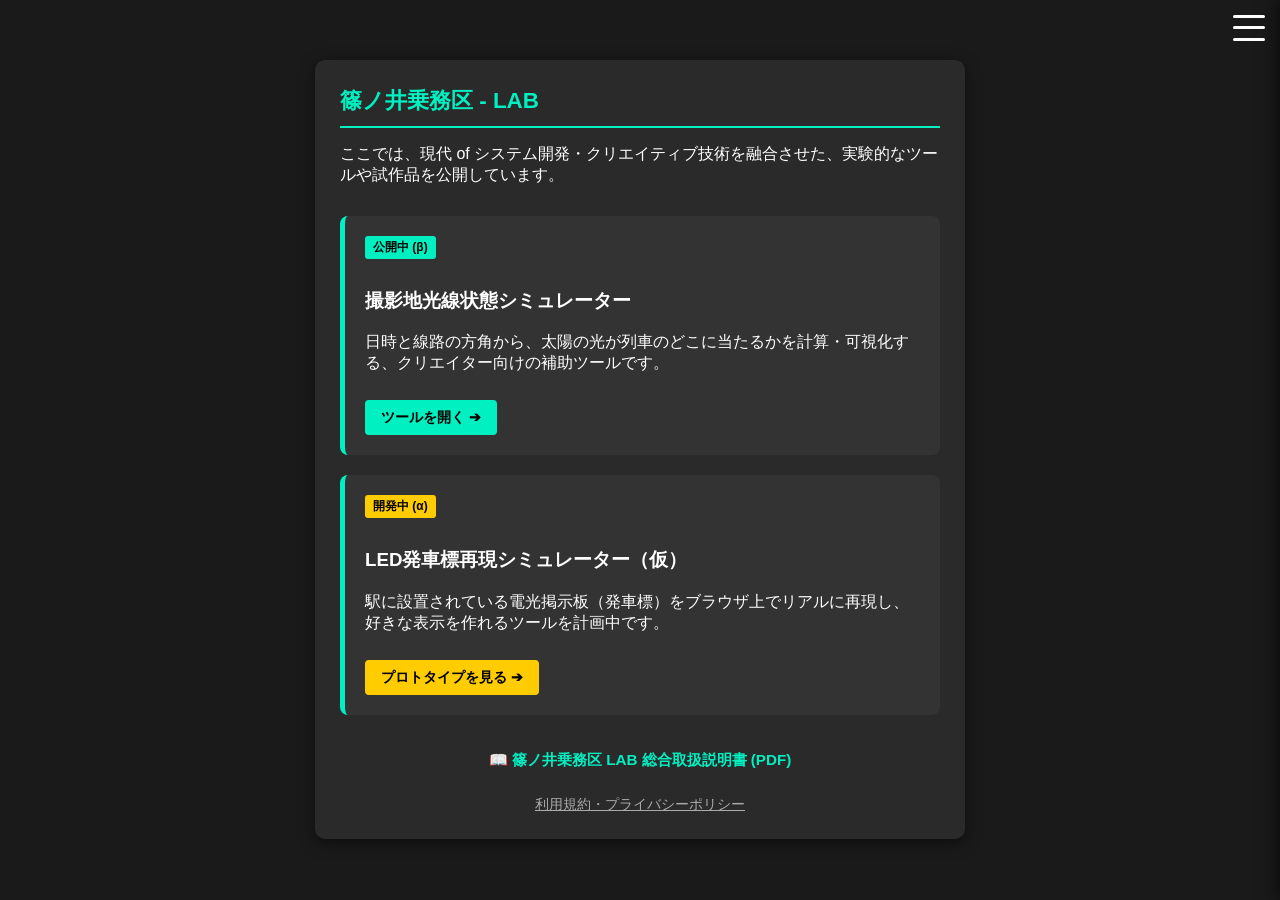
<file: index.html>
<!DOCTYPE html>
<html lang="ja"> 
<head>
    <meta charset="UTF-8">
    <meta name="viewport" content="width=device-width, initial-scale=1.0">
    <title>LAB（実験室） - 篠ノ井乗務区</title>
    <link rel="stylesheet" href="css/style.css">
    <style>
        .project-list {
            margin-top: 30px;
        }
        .project-card {
            background: #333;
            padding: 20px;
            border-radius: 8px;
            margin-bottom: 20px;
            border-left: 5px solid #00f0c2;
            text-align: left;
        }
        .project-card.coming-soon {
            border-left-color: #ffcc00;
            opacity: 0.7;
        }
        .status-badge {
            display: inline-block;
            padding: 3px 8px;
            font-size: 0.75rem;
            font-weight: bold;
            border-radius: 3px;
            margin-bottom: 10px;
        }
        .status-badge.open { background: #00f0c2; color: #000000; }
        .status-badge.soon { background: #ffcc00; color: #000000; }
        
        .btn-link {
            display: inline-block;
            margin-top: 10px;
            padding: 8px 16px;
            background: #00f0c2;
            color: #000000;
            text-decoration: none;
            font-weight: bold;
            border-radius: 4px;
            font-size: 0.9rem;
            transition: background 0.2s;
        }
        .btn-link:hover { background: #00cdaa; }
        .btn-link:focus-visible {
            outline: 3px solid #ffffff;
            outline-offset: 2px;
        }
    </style>
</head>
<body>

    <div class="hamburger-btn" id="nav-toggle">
        <span></span>
        <span></span>
        <span></span>
    </div>

    <nav class="global-nav" id="global-nav">
        <ul>
            <li><a href="https://shinorail.github.io/">ホーム</a></li>
            <li><a href="https://shinorail.github.io/main/">メインサイト</a></li>
            <li><a href="https://shinorail.github.io/links/">リンク集</a></li>
            <li><a href="https://shinorail.github.io/lab/" class="current">ラボ（実験室）</a></li>
        </ul>
    </nav>

    <div class="container">
        <h1>篠ノ井乗務区 - LAB</h1>
        <p>ここでは、現代 of システム開発・クリエイティブ技術を融合させた、実験的なツールや試作品を公開しています。</p>
        
        <div class="project-list">
            <div class="project-card">
                <span class="status-badge open">公開中 (β)</span>
                <h3>撮影地光線状態シミュレーター</h3>
                <p>日時と線路の方角から、太陽の光が列車のどこに当たるかを計算・可視化する、クリエイター向けの補助ツールです。</p>
                <a href="simulator" class="btn-link">ツールを開く ➔</a>
            </div>

            <div class="project-card">
                <span class="status-badge open" style="background: #ffcc00;">開発中 (α)</span>
                <h3>LED発車標再現シミュレーター（仮）</h3>
                <p>駅に設置されている電光掲示板（発車標）をブラウザ上でリアルに再現し、好きな表示を作れるツールを計画中です。</p>
                <a href="led" class="btn-link" style="background: #ffcc00;">プロトタイプを見る ➔</a>
            </div>
        </div>

        <div style="margin-top: 35px; margin-bottom: 25px; text-align: center;">
            <a href="doc/total_manual.pdf" target="_blank" style="color: #00f0c2; text-decoration: none; font-weight: bold; font-size: 0.95rem;">
                📖 篠ノ井乗務区 LAB 総合取扱説明書 (PDF)
            </a>
        </div>

        <div class="footer-links">
            <a id="open-terms">利用規約・プライバシーポリシー</a>
        </div>
    </div>

    <div class="modal-overlay" id="terms-modal">
        <div class="modal-content">
            <h2>利用規約・プライバシーポリシー</h2>
            <h3>【利用規約】</h3>
            <p><strong>第1条（ツールの利用について）</strong><br>本ラボで公開されているツールは試作品です。計算結果や動作を完全に保証するものではありません。</p>
            <p><strong>第2条（免責事項）</strong><br>本ラボのツールの利用により生じた損害やトラブルについて、当グループは一切の責任を負いません。</p>
            <button class="btn-close" id="close-terms">閉じる</button>
        </div>
    </div>

    <script src="js/simulator.js"></script>
</body>
</html>
</file>
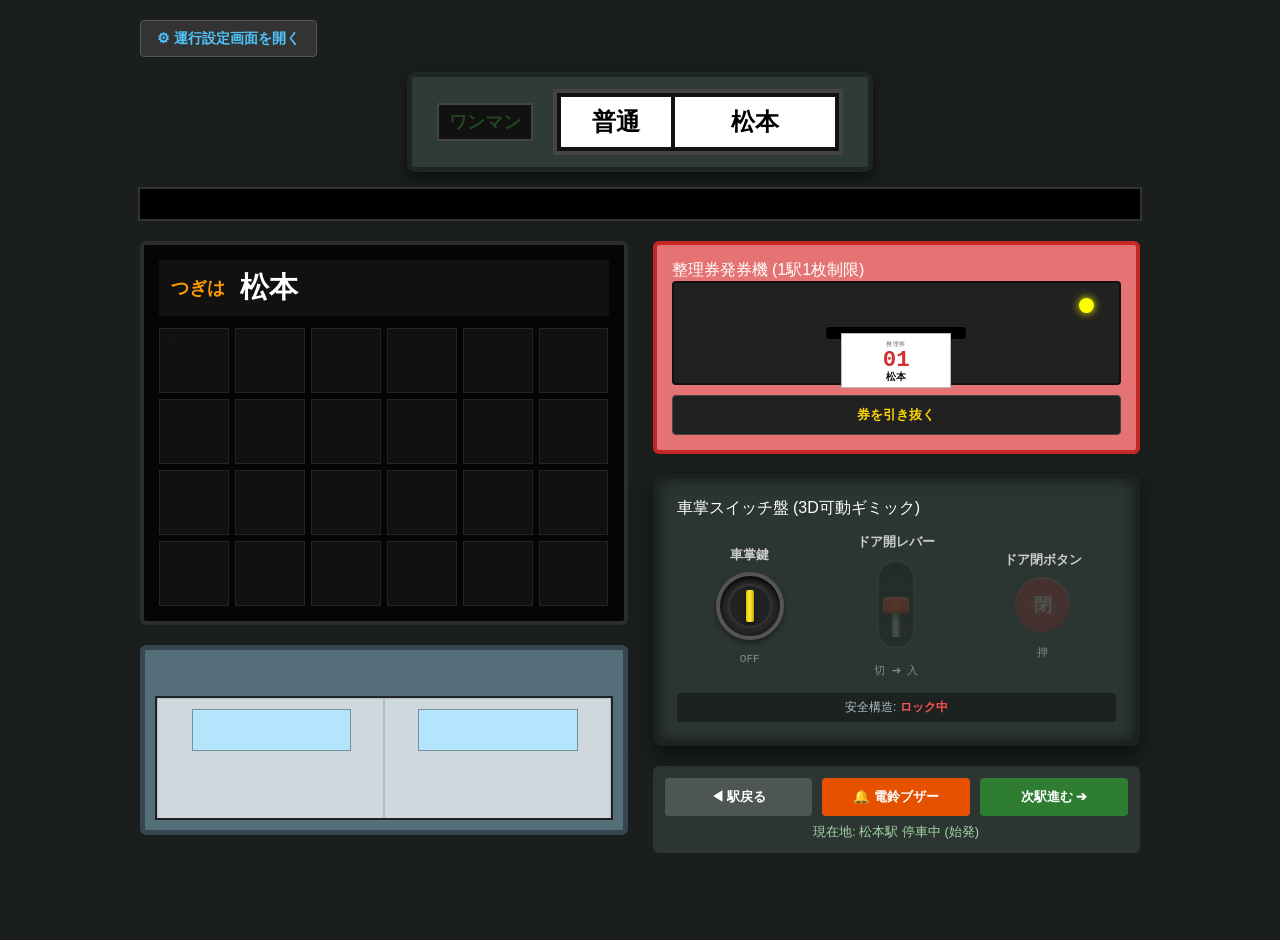
<file: door.html>
<!DOCTYPE html>
<html lang="ja">
<head>
    <meta charset="UTF-8">
    <meta name="viewport" content="width=device-width, initial-scale=1.0">
    <title>211系仕様 高機能ワンマンシミュレーター (運転台)</title>
    <link rel="stylesheet" href="css/door.css">
</head>
<body>

    <div class="menu-bar">
        <a href="settings.html" class="menu-link">⚙ 運行設定画面を開く</a>
    </div>

    <div class="roll-sign-unit">
        <div class="oneman-lamp-box">
            <div id="oneman-indicator" class="oneman-lamp">ワンマン</div>
        </div>
        <div class="roll-sign-housing">
            <div class="sign-window type-window">
                <div id="sign-type" class="sign-text">普通</div>
            </div>
            <div class="sign-window dest-window">
                <div id="sign-dest" class="sign-text">松本</div>
            </div>
        </div>
    </div>

    <div class="announcement-bar">
        <div id="announcement-text" class="scroll-text">まもなく発車いたします。</div>
    </div>

    <div class="main-layout">
        <div class="left-panel">
            <div class="fare-display">
                <div class="next-station-zone">
                    <span class="label">つぎは</span>
                    <span id="next-station-name" class="station-name">---</span>
                </div>
                <div class="fare-grid" id="fare-grid"></div>
            </div>

            <div class="train-window">
                <div class="door-frame">
                    <div class="door door-left" id="door-left"></div>
                    <div class="door door-right" id="door-right"></div>
                </div>
            </div>
        </div>

        <div class="right-panel">
            <div class="ticket-machine-panel">
                <div class="panel-title">整理券発券機 (1駅1枚制限)</div>
                <div class="machine-body">
                    <div class="ticket-slot">
                        <div id="ticket-paper" class="ticket-paper">
                            <div class="ticket-title">整理券</div>
                            <div id="ticket-num" class="ticket-number">01</div>
                            <div id="ticket-station" class="ticket-station-name">松本</div>
                        </div>
                    </div>
                    <div class="machine-lamp" id="machine-lamp"></div>
                </div>
                <button id="btn-get-ticket" class="cab-btn ticket-btn" disabled>券を引き抜く</button>
            </div>

            <div class="conductor-panel">
                <div class="panel-title">車掌スイッチ盤 (3D可動ギミック)</div>
                <div class="switch-row">
                    <div class="switch-group">
                        <span class="switch-label">車掌鍵</span>
                        <div class="key-hole-wrapper" id="key-switch">
                            <div class="key-rotator" id="key-rotator">
                                <div class="key-handle"></div>
                            </div>
                        </div>
                        <span class="sub-label" id="key-status-text">OFF</span>
                    </div>

                    <div class="switch-group">
                        <span class="switch-label">ドア開レバー</span>
                        <div class="lever-track" id="lever-open-zone">
                            <div class="lever-knob" id="lever-knob">
                                <div class="lever-shaft"></div>
                                <div class="lever-head"></div>
                            </div>
                        </div>
                        <span class="sub-label">切 ➔ 入</span>
                    </div>

                    <div class="switch-group">
                        <span class="switch-label">ドア閉ボタン</span>
                        <button id="btn-close" class="real-push-btn" disabled>
                            <span class="btn-top">閉</span>
                        </button>
                        <span class="sub-label">押</span>
                    </div>
                </div>
                <div class="status-indicator">安全構造: <span id="status-text">ロック中</span></div>
            </div>

            <div class="cab-panel">
                <div class="btn-group">
                    <button id="btn-prev" class="cab-btn">◀ 駅戻る</button>
                    <button id="btn-buzzer" class="cab-btn buzzer-btn">🔔 電鈴ブザー</button>
                    <button id="btn-next" class="cab-btn btn-next-station">次駅進む ➔</button>
                </div>
                <p class="status-text">現在地: <span id="current-station-text">停車中</span></p>
            </div>
        </div>
    </div>

    <script src="js/door.js"></script>
</body>
</html>
</file>
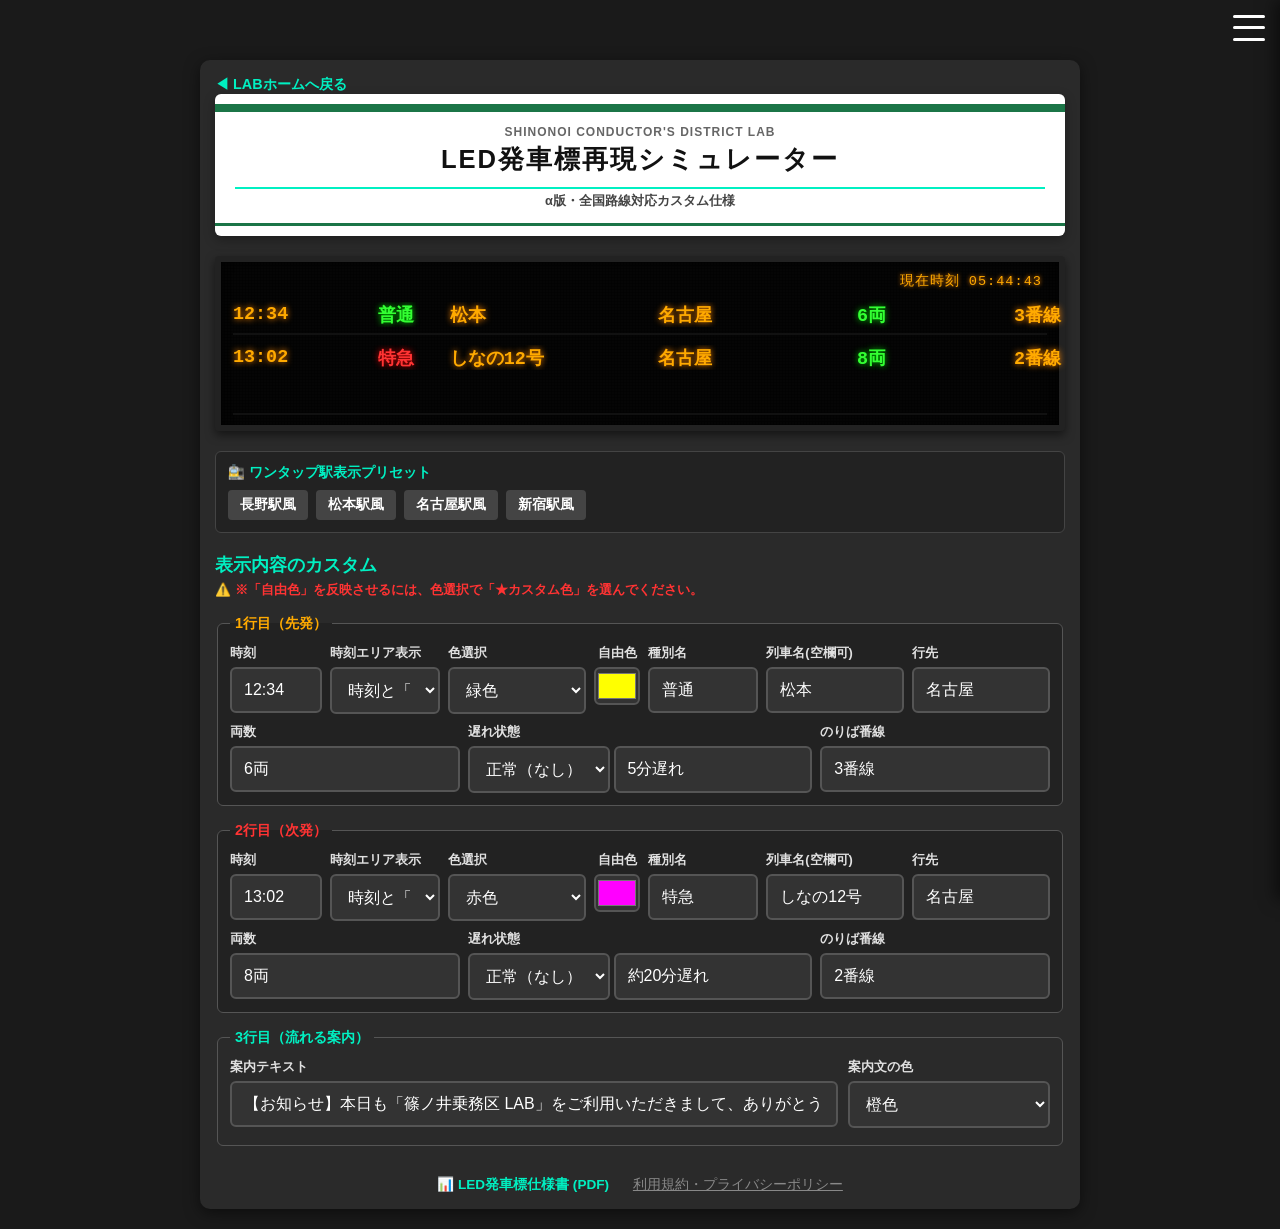
<file: led.html>
<!DOCTYPE html>
<html lang="ja">
<head>
    <meta charset="UTF-8">
    <meta name="viewport" content="width=device-width, initial-scale=1.0">
    <title>LED発車標再現シミュレーター（α） - 篠ノ井乗務区</title>
    <link rel="stylesheet" href="css/style.css">
    <link rel="stylesheet" href="css/led.css">
</head>
<body>

    <div class="hamburger-btn" id="nav-toggle">
        <span></span><span></span><span></span>
    </div>

    <nav class="global-nav" id="global-nav">
        <ul>
            <li><a href="https://shinorail.github.io/">ホーム</a></li>
            <li><a href="https://shinorail.github.io/main/">メインサイト</a></li>
            <li><a href="https://shinorail.github.io/links/">リンク集</a></li> 
            <li><a href="https://shinorail.github.io/lab/" class="current">ラボ（実験室）</a></li>
        </ul>
    </nav>

    <div class="container" style="max-width: 850px; padding: 15px;">
        <a href="index.html" style="color: #00f0c2; text-decoration: none; font-size: 0.9rem; font-weight: bold;">◀ LABホームへ戻る</a>
        
        <div class="station-sign-title">
            <div class="sign-top-line"></div>
            <div class="sign-main">
                <span class="sign-en">SHINONOI CONDUCTOR'S DISTRICT LAB</span>
                <h1 class="sign-name">LED発車標再現シミュレーター</h1>
                <span class="sign-sub">α版・全国路線対応カスタム仕様</span>
            </div>
            <div class="sign-bottom-line"></div>
        </div>

        <div class="led-board">
            <div class="led-clock-container">
                現在時刻 <span id="led-live-clock">00:00:00</span>
            </div>

            <div class="led-row" id="row-1">
                <div class="led-time text-orange" id="led-time-1" data-time="12:34" data-alt="先発">12:34</div>
                <div class="led-type text-green" id="led-type-1">普通</div>
                <div class="led-name text-orange" id="led-name-1">松本</div>
                <div class="led-dest text-orange" id="led-dest-1">名古屋</div>
                <div class="led-car text-green" id="led-car-1">6両</div>
                <div class="led-delay text-red" id="led-delay-1" style="visibility: hidden;"></div>
                <div class="led-track text-orange" id="led-track-1">3番線</div>
            </div>

            <div class="led-row" id="row-2">
                <div class="led-time text-orange" id="led-time-2" data-time="13:02" data-alt="次発">13:02</div>
                <div class="led-type text-red" id="led-type-2">特急</div>
                <div class="led-name text-orange" id="led-name-2">しなの12号</div>
                <div class="led-dest text-orange" id="led-dest-2">名古屋</div>
                <div class="led-car text-green" id="led-car-2">8両</div>
                <div class="led-delay text-red" id="led-delay-2" style="visibility: hidden;"></div>
                <div class="led-track text-orange" id="led-track-2">2番線</div>
            </div>

            <div class="led-row led-info-row">
                <div class="led-scroll-wrap">
                    <div class="led-scroll-text text-orange" id="scroll-text">
                        【お知らせ】本日も「篠ノ井乗務区 LAB」をご利用いただきまして、ありがとうございます。全機能を盛り込んだ完全版へパワーアップしました！
                    </div>
                </div>
            </div>
        </div>

        <div class="preset-section" style="margin-top: 20px; background: #222; padding: 12px; border-radius: 6px; border: 1px solid #444;">
            <span style="color: #00f0c2; font-size: 0.85rem; font-weight: bold; display: block; margin-bottom: 8px;">🚉 ワンタップ駅表示プリセット</span>
            <div style="display: flex; gap: 8px; flex-wrap: wrap;">
                <button class="preset-btn" data-station="nagano">長野駅風</button>
                <button class="preset-btn" data-station="matsumoto">松本駅風</button>
                <button class="preset-btn" data-station="nagoya">名古屋駅風</button>
                <button class="preset-btn" data-station="shinjuku">新宿駅風</button>
            </div>
        </div>

        <div class="control-panel" style="margin-top: 20px;">
            <h2 style="color: #00f0c2; font-size: 1.1rem; margin-bottom: 5px;">表示内容のカスタム</h2>
            <p style="color: #ff3333; font-size: 0.8rem; margin-top: 0; margin-bottom: 15px; font-weight: bold;">
                ⚠️ ※「自由色」を反映させるには、色選択で「★カスタム色」を選んでください。
            </p>
            
            <fieldset style="border: 1px solid #555; border-radius: 6px; padding: 12px; margin-bottom: 15px; background: #222;">
                <legend style="color: #ffaa00; font-weight: bold; padding: 0 5px; font-size: 0.9rem;">1行目（先発）</legend>
                <div style="display: flex; gap: 8px; margin-bottom: 10px; flex-wrap: wrap;">
                    <div style="flex: 1; min-width: 65px;">
                        <label style="font-size: 0.8rem;">時刻</label>
                        <input type="text" id="input-time-1" value="12:34">
                    </div>
                    <div style="flex: 1.2; min-width: 90px;">
                        <label style="font-size: 0.8rem;">時刻エリア表示</label>
                        <select id="input-alt-1">
                            <option value="alternate" selected>時刻と「先発」交互</option>
                            <option value="time-only">時刻固定</option>
                            <option value="blink">時刻点滅</option>
                        </select>
                    </div>
                    <div style="flex: 1.5; min-width: 110px;">
                        <label style="font-size: 0.8rem;">色選択</label>
                        <select id="input-color-1">
                            <option value="text-green" selected>緑色</option>
                            <option value="text-orange">橙色</option>
                            <option value="text-red">赤色</option>
                            <option value="text-blue">青色</option>
                            <option value="text-pink">ピンク</option>
                            <option value="custom">★カスタム色</option>
                        </select>
                    </div>
                    <div style="flex: 0.5; min-width: 45px; text-align: center;" id="custom-picker-block-1">
                        <label style="font-size: 0.8rem;">自由色</label>
                        <input type="color" id="input-picker-1" value="#ffff00" style="padding:0; height:38px; cursor:pointer;">
                    </div>
                    <div style="flex: 1.2; min-width: 85px;">
                        <label style="font-size: 0.8rem;">種別名</label>
                        <input type="text" id="input-type-1" value="普通">
                    </div>
                    <div style="flex: 1.5; min-width: 110px;">
                        <label style="font-size: 0.8rem;">列車名(空欄可)</label>
                        <input type="text" id="input-name-1" value="松本">
                    </div>
                    <div style="flex: 1.5; min-width: 110px;">
                        <label style="font-size: 0.8rem;">行先</label>
                        <input type="text" id="input-dest-1" value="名古屋">
                    </div>
                </div>
                <div style="display: flex; gap: 8px; flex-wrap: wrap;">
                    <div style="flex: 1; min-width: 100px;">
                        <label style="font-size: 0.8rem;">両数</label>
                        <input type="text" id="input-car-1" value="6両" placeholder="例: 6両">
                    </div>
                    <div style="flex: 1.5; min-width: 140px;">
                        <label style="font-size: 0.8rem;">遅れ状態</label>
                        <div style="display: flex; gap: 4px;">
                            <select id="input-delay-sw-1" style="flex: 1;">
                                <option value="none" selected>正常（なし）</option>
                                <option value="show">遅れ発生</option>
                            </select>
                            <input type="text" id="input-delay-txt-1" value="5分遅れ" style="flex: 1.5;" placeholder="5分遅れ">
                        </div>
                    </div>
                    <div style="flex: 1; min-width: 100px;">
                        <label style="font-size: 0.8rem;">のりば番線</label>
                        <input type="text" id="input-track-1" value="3番線" placeholder="例: 1番線">
                    </div>
                </div>
            </fieldset>

            <fieldset style="border: 1px solid #555; border-radius: 6px; padding: 12px; margin-bottom: 15px; background: #222;">
                <legend style="color: #ff3333; font-weight: bold; padding: 0 5px; font-size: 0.9rem;">2行目（次発）</legend>
                <div style="display: flex; gap: 8px; margin-bottom: 10px; flex-wrap: wrap;">
                    <div style="flex: 1; min-width: 65px;">
                        <label style="font-size: 0.8rem;">時刻</label>
                        <input type="text" id="input-time-2" value="13:02">
                    </div>
                    <div style="flex: 1.2; min-width: 90px;">
                        <label style="font-size: 0.8rem;">時刻エリア表示</label>
                        <select id="input-alt-2">
                            <option value="alternate" selected>時刻と「次発」交互</option>
                            <option value="time-only">時刻固定</option>
                            <option value="blink">時刻点滅</option>
                        </select>
                    </div>
                    <div style="flex: 1.5; min-width: 110px;">
                        <label style="font-size: 0.8rem;">色選択</label>
                        <select id="input-color-2">
                            <option value="text-green">緑色</option>
                            <option value="text-orange">橙色</option>
                            <option value="text-red" selected>赤色</option>
                            <option value="text-blue">青色</option>
                            <option value="text-pink">ピンク</option>
                            <option value="custom">★カスタム色</option>
                        </select>
                    </div>
                    <div style="flex: 0.5; min-width: 45px; text-align: center;" id="custom-picker-block-2">
                        <label style="font-size: 0.8rem;">自由色</label>
                        <input type="color" id="input-picker-2" value="#ff00ff" style="padding:0; height:38px; cursor:pointer;">
                    </div>
                    <div style="flex: 1.2; min-width: 85px;">
                        <label style="font-size: 0.8rem;">種別名</label>
                        <input type="text" id="input-type-2" value="特急">
                    </div>
                    <div style="flex: 1.5; min-width: 110px;">
                        <label style="font-size: 0.8rem;">列車名(空欄可)</label>
                        <input type="text" id="input-name-2" value="しなの12号">
                    </div>
                    <div style="flex: 1.5; min-width: 110px;">
                        <label style="font-size: 0.8rem;">行先</label>
                        <input type="text" id="input-dest-2" value="名古屋">
                    </div>
                </div>
                <div style="display: flex; gap: 8px; flex-wrap: wrap;">
                    <div style="flex: 1; min-width: 100px;">
                        <label style="font-size: 0.8rem;">両数</label>
                        <input type="text" id="input-car-2" value="8両" placeholder="例: 8両">
                    </div>
                    <div style="flex: 1.5; min-width: 140px;">
                        <label style="font-size: 0.8rem;">遅れ状態</label>
                        <div style="display: flex; gap: 4px;">
                            <select id="input-delay-sw-2" style="flex: 1;">
                                <option value="none" selected>正常（なし）</option>
                                <option value="show">遅れ発生</option>
                            </select>
                            <input type="text" id="input-delay-txt-2" value="約20分遅れ" style="flex: 1.5;" placeholder="約20分遅れ">
                        </div>
                    </div>
                    <div style="flex: 1; min-width: 100px;">
                        <label style="font-size: 0.8rem;">のりば番線</label>
                        <input type="text" id="input-track-2" value="2番線" placeholder="例: 2番線">
                    </div>
                </div>
            </fieldset>

            <fieldset style="border: 1px solid #555; border-radius: 6px; padding: 12px; margin-bottom: 15px;">
                <legend style="color: #00f0c2; font-weight: bold; padding: 0 5px; font-size: 0.9rem;">3行目（流れる案内）</legend>
                <div style="display: flex; gap: 10px; margin-bottom: 5px;">
                    <div style="flex: 3;">
                        <label style="font-size: 0.8rem;">案内テキスト</label>
                        <input type="text" id="input-scroll" value="【お知らせ】本日も「篠ノ井乗務区 LAB」をご利用いただきまして、ありがとうございます。全機能を盛り込んだ完全版へパワーアップしました！" style="width: 100%;">
                    </div>
                    <div style="flex: 1; min-width: 110px;">
                        <label style="font-size: 0.8rem;">案内文の色</label>
                        <select id="input-color-scroll">
                            <option value="text-orange" selected>橙色</option>
                            <option value="text-green">緑色</option>
                            <option value="text-red">赤色</option>
                        </select>
                    </div>
                </div>
            </fieldset>
        </div>

        <div class="footer-links" style="margin-top: 30px; text-align: center; font-size: 0.85rem;">
            <a href="doc/led_manual.pdf" target="_blank" style="color: #00f0c2; text-decoration: none; margin-right: 20px; font-weight: bold;">📊 LED発車標仕様書 (PDF)</a>
            <a id="open-terms" style="color: #888; cursor: pointer;">利用規約・プライバシーポリシー</a>
        </div>
    </div>

    <div class="modal-overlay" id="terms-modal">
        <div class="modal-content">
            <h2>利用規約・プライバシーポリシー</h2>
            <p>本ツールは駅の電光掲示板を再現するジョーク・シミュレーションツールです。</p>
            <button class="btn-close" id="close-terms">閉じる</button>
        </div>
    </div>

    <script src="js/led.js"></script>
</body>
</html>
</file>
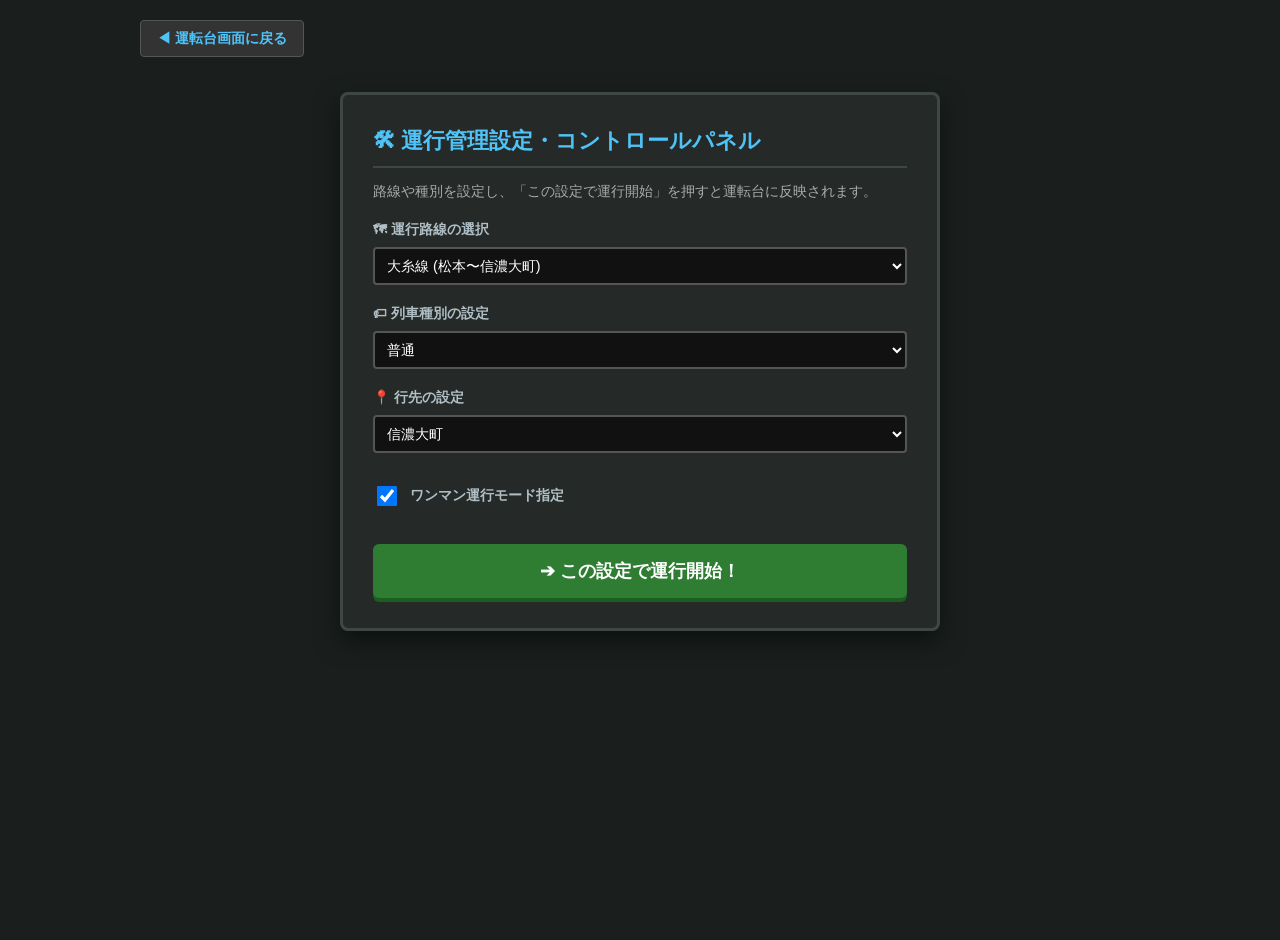
<file: settings.html>
<!DOCTYPE html>
<html lang="ja">
<head>
    <meta charset="UTF-8">
    <meta name="viewport" content="width=device-width, initial-scale=1.0">
    <title>運行管理設定・コントロールパネル</title>
    <link rel="stylesheet" href="css/door.css">
</head>
<body>

    <div class="menu-bar">
        <a href="door.html" class="menu-link">◀ 運転台画面に戻る</a>
    </div>

    <div class="settings-page-container">
        <h2>🛠 運行管理設定・コントロールパネル</h2>
        <p style="color: #aaa; font-size: 0.9rem; margin-bottom: 20px;">路線や種別を設定し、「この設定で運行開始」を押すと運転台に反映されます。</p>
        
        <div class="settings-vertical-stack">
            
            <div class="settings-box">
                <label>🗺 運行路線の選択</label>
                <select id="setting-line">
                    <option value="ooito">大糸線 (松本〜信濃大町)</option>
                    <option value="shinonoi">篠ノ井線 (松本〜長野)</option>
                    <option value="chuo">中央本線 (松本〜上諏訪)</option>
                </select>
            </div>

            <div class="settings-box">
                <label>🏷 列車種別の設定</label>
                <select id="setting-type">
                    <option value="普通">普通</option>
                    <option value="快速">快速</option>
                    <option value="区間快速">区間快速</option>
                    <option value="臨時">臨時</option>
                    <option value="試運転">試運転</option>
                    <option value="回送">回送</option>
                </select>
            </div>

            <div class="settings-box">
                <label>📍 行先の設定</label>
                <select id="setting-dest">
                    </select>
            </div>

            <div class="settings-box" style="flex-direction:row; align-items:center; gap:10px; margin-top:10px;">
                <input type="checkbox" id="setting-oneman" checked style="width:20px; height:20px;">
                <label for="setting-oneman" style="margin:0; cursor:pointer;">ワンマン運行モード指定</label>
            </div>

            <button id="btn-start-train" class="start-run-btn">➔ この設定で運行開始！</button>

        </div>
    </div>

    <script>
        const lineData = {
            ooito: ["松本", "北松本", "島内", "島高松", "梓橋", "一日市場", "豊科", "穂高", "信濃大町"],
            shinonoi: ["松本", "明科", "西条", "聖高原", "姥捨", "篠ノ井", "長野"],
            chuo: ["松本", "南松本", "塩尻", "みどり湖", "岡谷", "下諏訪", "上諏訪"]
        };

        const setLine = document.getElementById('setting-line');
        const setType = document.getElementById('setting-type');
        const setDest = document.getElementById('setting-dest');
        const setOneman = document.getElementById('setting-oneman');
        const btnStart = document.getElementById('btn-start-train');

        function updateDestOptions() {
            const line = setLine.value;
            setDest.innerHTML = '';
            lineData[line].forEach(st => {
                const opt = document.createElement('option');
                opt.value = st;
                opt.textContent = st;
                setDest.appendChild(opt);
            });
            setDest.value = lineData[line][lineData[line].length - 1];
        }

        setLine.addEventListener('change', updateDestOptions);
        updateDestOptions();

        // 既存の設定があれば復元
        if(localStorage.getItem('selectedLine')) {
            setLine.value = localStorage.getItem('selectedLine');
            updateDestOptions();
            setType.value = localStorage.getItem('selectedType');
            setDest.value = localStorage.getItem('selectedDest');
            setOneman.checked = localStorage.getItem('selectedOneman') === 'true';
        }

        // ボタンを押したらデータを保存して運転台にジャンプ
        btnStart.addEventListener('click', () => {
            localStorage.setItem('selectedLine', setLine.value);
            localStorage.setItem('selectedType', setType.value);
            localStorage.setItem('selectedDest', setDest.value);
            localStorage.setItem('selectedOneman', setOneman.checked);
            
            // 運転台ページへ移動
            window.location.href = 'door.html';
        });
    </script>
</body>
</html>
</file>
<file: css/style.css>
/* ─── 全体・基本スタイル（UDフォント & アクセシビリティ対応） ─── */
body {
    font-family: 'BIZ UDPGothic', 'Hiragino Kaku Gothic ProN', 'Hiragino Sans', 'Toppan Bunkyu Midashi Gothic', Meiryo, sans-serif;
    background-color: #1a1a1a;
    color: #ffffff;
    margin: 0;
    padding: 60px 20px 20px 20px; 
}

.container {
    max-width: 600px;
    margin: 0 auto;
    background: #2a2a2a;
    padding: 25px;
    border-radius: 10px;
    box-shadow: 0 4px 15px rgba(0,0,0,0.5);
}

h1 {
    color: #00f0c2;
    font-size: 1.4rem;
    border-bottom: 2px solid #00f0c2;
    padding-bottom: 10px;
    margin-top: 0;
}

/* ─── フォーム関係 ─── */
.form-group {
    margin-bottom: 15px;
}

label {
    display: block;
    margin-bottom: 5px;
    font-weight: bold;
    font-size: 0.9rem;
    color: #e0e0e0;
}

input, select {
    width: 100%;
    padding: 12px;
    background: #333;
    border: 2px solid #555;
    color: #fff;
    border-radius: 6px;
    box-sizing: border-box;
    font-size: 1rem;
}

input:focus, select:focus {
    border-color: #00f0c2;
    outline: 2px solid #00f0c2;
    outline-offset: 2px;
}

/* ─── ボタン関係 ─── */
.btn-location {
    width: 100%;
    padding: 14px;
    background: #00f0c2;
    color: #000000;
    font-weight: bold;
    border: none;
    border-radius: 6px;
    cursor: pointer;
    font-size: 1rem;
    transition: background 0.2s, transform 0.1s;
}

.btn-location:hover {
    background: #00cdaa;
}

.btn-location:focus-visible {
    outline: 3px solid #ffffff;
    outline-offset: 2px;
}

.btn-location:active {
    transform: scale(0.98);
}

.location-status {
    font-size: 0.8rem;
    color: #cccccc;
    margin-top: 6px;
    text-align: center;
}

/* ─── 結果表示エリア ─── */
.result-box {
    margin-top: 20px;
    padding: 15px;
    background: #333;
    border-left: 5px solid #00f0c2;
    border-radius: 0 6px 6px 0;
    font-size: 0.95rem;
    line-height: 1.6;
}

/* ─── 視覚化（プレビュー） ─── */
.visualizer {
    display: flex;
    justify-content: center;
    align-items: center;
    height: 160px;
    background: #111;
    margin-top: 15px;
    border-radius: 6px;
    position: relative;
    overflow: hidden;
    border: 1px solid #333;
}

.train-mock {
    width: 50px;
    height: 90px;
    background: #444;
    border: 2px solid #fff;
    position: relative;
    display: flex;
    justify-content: center;
    align-items: center;
    font-weight: bold;
    font-size: 0.75rem;
    transition: transform 0.3s ease;
    border-radius: 4px;
    z-index: 2;
}

.train-mock::before {
    content: "▲ 前";
    position: absolute;
    top: 4px;
    color: #ffcc00;
    font-weight: bold;
    font-size: 0.7rem;
}

.sun-indicator {
    position: absolute;
    width: 22px;
    height: 22px;
    background: #ff4500;
    border-radius: 50%;
    box-shadow: 0 0 15px #ffcc00;
    transition: all 0.3s ease;
    z-index: 1;
}

/* ─── フッター・規約リンク ─── */
.footer-links {
    margin-top: 25px;
    text-align: center;
    font-size: 0.85rem;
}

.footer-links a {
    color: #aaa;
    text-decoration: underline;
    cursor: pointer;
}

.footer-links a:hover {
    color: #00f0c2;
}

.footer-links a:focus-visible {
    outline: 2px solid #00f0c2;
    outline-offset: 4px;
}

/* ─── ハンバーガーメニュー ─── */
.hamburger-btn {
    position: fixed;
    top: 15px;
    right: 15px;
    width: 32px;
    height: 26px;
    cursor: pointer;
    z-index: 9999;
}

.hamburger-btn span {
    display: block;
    position: absolute;
    width: 100%;
    height: 3px;
    background-color: #fff;
    border-radius: 2px;
    transition: all 0.3s ease;
}

.hamburger-btn span:nth-child(1) { top: 0; }
.hamburger-btn span:nth-child(2) { top: 11px; }
.hamburger-btn span:nth-child(3) { bottom: 0; }

.hamburger-btn.active span:nth-child(1) { transform: translateY(11px) rotate(-45deg); background-color: #00f0c2; }
.hamburger-btn.active span:nth-child(2) { opacity: 0; }
.hamburger-btn.active span:nth-child(3) { transform: translateY(-11px) rotate(45deg); background-color: #00f0c2; }

.hamburger-btn:focus-visible {
    outline: 2px solid #00f0c2;
    outline-offset: 4px;
}

/* メニュー本体 */
.global-nav {
    position: fixed;
    top: 0;
    right: 0;
    width: 260px;
    height: 100%;
    background: #1e1e1e;
    box-shadow: -5px 0 15px rgba(0,0,0,0.5);
    transform: translateX(100%);
    transition: transform 0.3s ease;
    z-index: 9998;
    padding-top: 60px;
    box-sizing: border-box;
}

.global-nav.active {
    transform: translateX(0);
}

.global-nav ul {
    list-style: none;
    padding: 0;
    margin: 0;
}

.global-nav ul li a {
    display: block;
    padding: 15px 25px;
    color: #e0e0e0;
    text-decoration: none;
    font-size: 1rem;
    border-bottom: 1px solid #2a2a2a;
    transition: all 0.2s;
}

.global-nav ul li a:hover, .global-nav ul li a.current {
    color: #00f0c2;
    background: #252525;
    padding-left: 30px;
}

.global-nav ul li a:focus-visible {
    outline: 2px solid #00f0c2;
    outline-offset: -2px;
    background: #252525;
}

/* ─── モーダル ─── */
.modal-overlay {
    position: fixed;
    top: 0; left: 0; width: 100%; height: 100%;
    background: rgba(0,0,0,0.85);
    display: flex;
    justify-content: center;
    align-items: center;
    opacity: 0;
    pointer-events: none;
    transition: opacity 0.3s ease;
    z-index: 10000;
}

.modal-overlay.active {
    opacity: 1;
    pointer-events: auto;
}

.modal-content {
    background: #2a2a2a;
    padding: 25px;
    border-radius: 8px;
    max-width: 500px;
    width: 90%;
    max-height: 75vh;
    overflow-y: auto;
    border: 2px solid #555;
}

.modal-content h2 {
    color: #00f0c2;
    font-size: 1.25rem;
    margin-top: 0;
    border-bottom: 1px solid #444;
    padding-bottom: 8px;
}

.modal-content h3 {
    font-size: 0.95rem;
    color: #fff;
    margin-top: 15px;
    margin-bottom: 5px;
}

.modal-content p {
    font-size: 0.85rem;
    color: #e0e0e0;
    line-height: 1.7;
    margin-top: 0;
}

.btn-close {
    display: block;
    width: 100%;
    padding: 12px;
    background: #444;
    color: #fff;
    border: 2px solid #666;
    border-radius: 6px;
    cursor: pointer;
    margin-top: 20px;
    font-weight: bold;
    font-size: 0.95rem;
    transition: background 0.2s;
}

.btn-close:hover {
    background: #555;
}

.btn-close:focus-visible {
    outline: 2px solid #00f0c2;
    outline-offset: 2px;
}
</file>
<file: css/door.css>
body {
    background-color: #1a1f1d;
    color: #fff;
    font-family: 'Helvetica Neue', Arial, sans-serif;
    margin: 0;
    padding: 20px;
    display: flex;
    flex-direction: column;
    align-items: center;
    min-height: 100vh;
    user-select: none;
}

/* 211系風 連動方向幕 */
.roll-sign-unit {
    background-color: #2e3b36;
    border: 5px solid #1e2623;
    padding: 12px 25px;
    border-radius: 8px;
    margin-bottom: 15px;
    display: flex;
    align-items: center;
    gap: 20px;
    box-shadow: 0 6px 15px rgba(0,0,0,0.6);
}
.oneman-lamp-box { background-color: #111; padding: 5px 10px; border: 2px solid #444; }
.oneman-lamp { color: #224422; font-weight: bold; font-size: 1.1rem; transition: all 0.3s; }
.oneman-lamp.active { color: #00ff66; text-shadow: 0 0 10px #00ff66; }
.roll-sign-housing { display: flex; background-color: #111; border: 4px solid #444; padding: 4px; gap: 4px; }
.sign-window { background-color: #000; height: 50px; overflow: hidden; display: flex; justify-content: center; align-items: center; position: relative; }
.type-window { width: 110px; }
.dest-window { width: 160px; }
.sign-text { background-color: #ffffff; color: #000; width: 100%; height: 100%; display: flex; justify-content: center; align-items: center; font-size: 1.5rem; font-weight: bold; position: absolute; transition: transform 0.6s cubic-bezier(0.4, 0, 0.2, 1); }
.sign-text.rolling { transform: translateY(-60px); }

/* 自動放送テロップ */
.announcement-bar { width: 100%; max-width: 1000px; background-color: #000; border: 2px solid #333; height: 30px; overflow: hidden; margin-bottom: 20px; display: flex; align-items: center; }
.scroll-text { white-space: nowrap; padding-left: 100%; display: inline-block; color: #00ffcc; font-family: monospace; font-size: 1rem; animation: scroll-left 14s linear infinite; }
@keyframes scroll-left { 0% { transform: translate(0, 0); } 100% { transform: translate(-100%, 0); } }

/* レイアウト */
.main-layout { display: flex; gap: 25px; width: 100%; max-width: 1000px; flex-wrap: wrap; margin-bottom: 30px; }
.left-panel, .right-panel { flex: 1; min-width: 340px; display: flex; flex-direction: column; gap: 20px; }

/* 運賃表示器 */
.fare-display { background-color: #050505; border: 4px solid #2b2e30; border-radius: 6px; padding: 15px; }
.next-station-zone { background-color: #111; padding: 8px 12px; margin-bottom: 12px; display: flex; align-items: center; }
.next-station-zone .label { color: #ff9900; font-size: 1.1rem; font-weight: bold; margin-right: 15px; }
.next-station-zone .station-name { color: #fff; font-size: 1.8rem; font-weight: bold; }
.fare-grid { display: grid; grid-template-columns: repeat(6, 1fr); gap: 6px; }
.fare-box { background-color: #111; border: 1px solid #252525; height: 55px; display: flex; flex-direction: column; justify-content: space-between; padding: 4px; }
.num-label { color: #ff5500; font-size: 0.8rem; }
.fare-value { color: #ffcc00; font-size: 1.2rem; text-align: right; font-family: monospace; }
.fare-box.disabled .num-label, .fare-box.disabled .fare-value { color: #151515; }

/* ドア */
.train-window { background-color: #546e7a; border: 5px solid #37474f; border-radius: 6px; height: 160px; padding: 10px; display: flex; align-items: flex-end; }
.door-frame { background-color: #111; width: 100%; height: 120px; position: relative; overflow: hidden; display: flex; border: 2px solid #222; }
.door { background-color: #cfd8dc; border: 1px solid #b0bec5; width: 50%; height: 100%; position: relative; transition: transform 1.0s ease-in-out; }
.door::after { content: ''; position: absolute; top: 10px; left: 15%; width: 70%; height: 40px; background-color: #b3e5fc; border: 1px solid #78909c; }
.door-left.open { transform: translateX(-90%); }
.door-right.open { transform: translateX(90%); }

/* 整理券発券機 */
.ticket-machine-panel { background-color: #e57373; border: 4px solid #c62828; border-radius: 6px; padding: 15px; }
.machine-body { background-color: #212121; height: 100px; border-radius: 4px; position: relative; display: flex; justify-content: center; align-items: center; margin-bottom: 10px; border: 2px solid #111; }
.ticket-slot { width: 140px; height: 12px; background-color: #000; border-radius: 3px; position: relative; }
.ticket-paper { width: 110px; height: 55px; background-color: #fff; color: #000; position: absolute; top: 6px; left: 15px; padding: 4px; box-sizing: border-box; border: 1px solid #bbb; font-family: monospace; display: flex; flex-direction: column; align-items: center; transform: translateY(-100%); opacity: 0; transition: transform 0.4s ease-out, opacity 0.2s; }
.ticket-paper.issued { transform: translateY(0); opacity: 1; }
.ticket-title { font-size: 0.5rem; color: #666; transform: scale(0.8); }
.ticket-number { font-size: 1.4rem; font-weight: bold; color: #d32f2f; margin: -2px 0; }
.ticket-station-name { font-size: 0.6rem; font-weight: bold; }
.machine-lamp { width: 15px; height: 15px; border-radius: 50%; background-color: #333; position: absolute; top: 15px; right: 25px; transition: background-color 0.2s; }
.machine-lamp.active { background-color: #ffff00; box-shadow: 0 0 8px #ffff00; }

/* 3Dリアル可動スイッチデザイン */
.conductor-panel { background-color: #2b3532; border: 4px solid #1c2220; border-radius: 8px; padding: 20px; box-shadow: inset 0 0 15px rgba(0,0,0,0.6), 0 10px 20px rgba(0,0,0,0.5); }
.switch-row { display: flex; justify-content: space-around; align-items: center; margin-top: 15px; }
.switch-group { display: flex; flex-direction: column; align-items: center; gap: 8px; width: 100px; }
.switch-label { font-size: 0.8rem; font-weight: bold; color: #ccc; }
.sub-label { font-size: 0.7rem; color: #888; font-family: monospace; margin-top: 5px; }

.key-hole-wrapper { width: 60px; height: 60px; background: radial-gradient(#444, #111); border: 4px solid #555; border-radius: 50%; display: flex; justify-content: center; align-items: center; cursor: pointer; box-shadow: inset 0 3px 5px rgba(0,0,0,0.8), 0 3px 5px rgba(0,0,0,0.4); }
.key-rotator { width: 40px; height: 40px; background-color: #222; border: 2px solid #333; border-radius: 50%; position: relative; transition: transform 0.3s cubic-bezier(0.4, 0, 0.2, 1); }
.key-handle { width: 8px; height: 32px; background: linear-gradient(to right, #e6c200, #ffeb3b, #c5a000); border-radius: 2px; position: absolute; top: 4px; left: 16px; box-shadow: 0 2px 4px rgba(0,0,0,0.5); }
.key-rotator.active { transform: rotate(90deg); }

.lever-track { width: 34px; height: 85px; background: #111; border: 3px solid #444; border-radius: 20px; position: relative; box-shadow: inset 0 5px 10px rgba(0,0,0,0.9); cursor: pointer; }
.lever-knob { width: 28px; height: 45px; position: absolute; bottom: 5px; left: 3px; transition: bottom 0.2s cubic-bezier(0.4, 0, 0.2, 1); }
.lever-shaft { width: 8px; height: 30px; background: linear-gradient(to right, #777, #bbb, #444); position: absolute; top: 10px; left: 10px; }
.lever-head { width: 26px; height: 16px; background: radial-gradient(#ff3d00, #b21a00); border-radius: 4px; position: absolute; top: 0; left: 1px; box-shadow: 0 4px 6px rgba(0,0,0,0.6), inset 0 2px 3px rgba(255,255,255,0.4); }
.lever-track.active .lever-knob { bottom: 35px; }
.lever-track.disabled { opacity: 0.2; cursor: not-allowed; }

.real-push-btn { width: 55px; height: 55px; border-radius: 50%; background-color: #551111; border: none; padding: 0; cursor: pointer; box-shadow: 0 6px 0 #330000, 0 8px 10px rgba(0,0,0,0.5); transition: transform 0.1s; }
.btn-top { display: flex; justify-content: center; align-items: center; width: 55px; height: 55px; border-radius: 50%; background: radial-gradient(#ff3333, #aa1111); color: white; font-weight: bold; font-size: 1.1rem; transform: translateY(-6px); transition: transform 0.1s; box-shadow: inset 0 2px 3px rgba(255,255,255,0.4); }
.real-push-btn:active:not(:disabled) { transform: translateY(4px); box-shadow: 0 2px 0 #330000, 0 4px 6px rgba(0,0,0,0.5); }
.real-push-btn:active:not(:disabled) .btn-top { transform: translateY(0); }
.real-push-btn:disabled { opacity: 0.15; cursor: not-allowed; box-shadow: none; transform: none; }
.real-push-btn:disabled .btn-top { transform: translateY(0); }
.status-indicator { text-align: center; font-size: 0.75rem; color: #b0bec5; margin-top: 15px; background: #1c2220; padding: 6px; border-radius: 4px; }
#status-text { color: #ff5252; font-weight: bold; }

.cab-panel { background-color: #2c3531; border-radius: 6px; padding: 12px; }
.btn-group { display: flex; gap: 10px; }
.cab-btn { flex: 1; padding: 10px; font-weight: bold; border: none; border-radius: 4px; background: #4d5652; color: white; cursor: pointer; }
.btn-next-station { background-color: #2e7d32; }
.ticket-btn { background-color: #212121; width: 100%; border: 1px solid #444; color: #ffd700; }
.buzzer-btn { background-color: #e65100; }
.buzzer-btn:active { background-color: #ffb74d; }
.status-text { margin: 8px 0 0 0; font-size: 0.8rem; color: #a5d6a7; text-align: center; }

/* 【新設】設定・コントロールパネルのデザイン */
.settings-container {
    width: 100%;
    max-width: 1000px;
    background-color: #252a28;
    border: 3px solid #3e4744;
    border-radius: 8px;
    padding: 20px;
    box-sizing: border-box;
    box-shadow: 0 10px 20px rgba(0,0,0,0.4);
}
.settings-container h2 { margin: 0 0 15px 0; font-size: 1.1rem; color: #4fc3f7; border-bottom: 1px solid #3e4744; padding-bottom: 8px; }
.settings-grid { display: flex; gap: 20px; flex-wrap: wrap; }
.settings-box { flex: 1; min-width: 200px; display: flex; flex-direction: column; gap: 8px; }
.settings-box label { font-size: 0.85rem; font-weight: bold; color: #b0bec5; }
.settings-box select { background-color: #111; color: #fff; border: 2px solid #555; padding: 8px; border-radius: 4px; font-size: 0.9rem; outline: none; cursor: pointer; }
.settings-box select:focus { border-color: #4fc3f7; }

button:disabled { opacity: 0.15; cursor: not-allowed; transform: none !important; box-shadow: none !important; }
/* --- 前回のコードに以下を【追加・上書き】してください --- */

/* ページ最上部のメニューバー */
.menu-bar {
    width: 100%;
    max-width: 1000px;
    margin-bottom: 15px;
    display: flex;
    justify-content: flex-start;
}
.menu-link {
    background-color: #333;
    color: #4fc3f7;
    text-decoration: none;
    padding: 8px 16px;
    border-radius: 4px;
    font-size: 0.9rem;
    font-weight: bold;
    border: 1px solid #555;
    transition: background-color 0.2s;
}
.menu-link:hover {
    background-color: #444;
    color: #fff;
}

/* 独立した設定ページ用のコンテナ */
.settings-page-container {
    width: 100%;
    max-width: 600px;
    background-color: #252a28;
    border: 3px solid #3e4744;
    border-radius: 8px;
    padding: 30px;
    box-sizing: border-box;
    box-shadow: 0 10px 25px rgba(0,0,0,0.5);
    margin-top: 20px;
}
.settings-page-container h2 {
    margin: 0 0 10px 0;
    font-size: 1.4rem;
    color: #4fc3f7;
    border-bottom: 2px solid #3e4744;
    padding-bottom: 10px;
}
.settings-vertical-stack {
    display: flex;
    flex-direction: column;
    gap: 20px;
}

/* 運行開始のデカいボタン */
.start-run-btn {
    background-color: #2e7d32;
    color: white;
    border: none;
    padding: 15px;
    font-size: 1.1rem;
    font-weight: bold;
    border-radius: 6px;
    cursor: pointer;
    box-shadow: 0 4px 0 #1b5e20;
    transition: transform 0.1s, box-shadow 0.1s;
    margin-top: 15px;
}
.start-run-btn:active {
    transform: translateY(4px);
    box-shadow: none;
}
</file>
<file: css/led.css>
/* ─── ❹ タイトルの駅名標化デザイン ─── */
.station-sign-title {
    background: #ffffff;
    color: #000000;
    border-radius: 6px;
    padding: 10px 0;
    text-align: center;
    box-shadow: 0 4px 12px rgba(0,0,0,0.3);
    margin-bottom: 20px;
    font-family: 'Helvetica Neue', Arial, sans-serif;
}
.sign-top-line {
    height: 8px;
    background: #1b7547; /* JR東日本風ラインカラー（緑） */
    margin-bottom: 5px;
}
.sign-main {
    padding: 5px 20px;
}
.sign-name {
    font-size: 1.6rem !important;
    font-weight: 900;
    color: #111111 !important;
    margin: 2px 0 !important;
    letter-spacing: 2px;
}
.sign-en {
    font-size: 0.75rem;
    color: #666666;
    letter-spacing: 1px;
    font-weight: bold;
}
.sign-sub {
    font-size: 0.8rem;
    color: #444444;
    font-weight: bold;
}
.sign-bottom-line {
    height: 3px;
    background: #1b7547;
    margin-top: 8px;
}

/* ─── プリセットボタンデザイン ─── */
.preset-btn {
    background: #444;
    color: #fff;
    border: none;
    padding: 6px 12px;
    border-radius: 4px;
    cursor: pointer;
    font-size: 0.85rem;
    font-weight: bold;
    transition: background 0.2s;
}
.preset-btn:hover {
    background: #00f0c2;
    color: #000;
}

/* ─── LED発車標全体 ─── */
.led-board {
    background-color: #050505;
    border: 6px solid #222;
    border-radius: 4px;
    padding: 10px 12px;
    box-shadow: inset 0 0 10px rgba(0,0,0,0.8), 0 4px 10px rgba(0,0,0,0.5);
    background-image: linear-gradient(rgba(0,0,0,0.3) 1px, transparent 1px),
                      linear-gradient(90deg, rgba(0,0,0,0.3) 1px, transparent 1px);
    background-size: 3px 3px;
    position: relative;
}

.led-clock-container {
    text-align: right;
    font-family: 'Courier New', monospace;
    font-size: 0.85rem;
    color: #ffaa00;
    text-shadow: 0 0 4px #ff8800;
    margin-bottom: 5px;
    padding-right: 5px;
    letter-spacing: 1px;
}

.led-row {
    display: flex;
    align-items: center;
    height: 40px;
    border-bottom: 2px solid #111;
    font-family: 'Courier New', Courier, monospace, sans-serif;
    font-weight: bold;
    font-size: 1.15rem;
    white-space: nowrap;
    box-sizing: border-box;
    width: 100%;
}

.led-row:nth-child(3) {
    border-bottom: none;
    height: 35px;
    margin-top: 5px;
}

/* ─── 📐 各パーツの横幅をぴったり100%に調整 ─── */
.led-time  { width: 14%; min-width: 50px; flex-shrink: 0; }
.led-type  { width: 12%; text-align: center; overflow: hidden; flex-shrink: 0; }
.led-name  { width: 25%; padding-left: 5px; overflow: hidden; flex-shrink: 0; }
.led-dest  { width: 18%; padding-left: 5px; overflow: hidden; flex-shrink: 0; }
.led-car   { width: 10%; text-align: right; flex-shrink: 0; }
.led-delay { width: 11%; text-align: center; font-size: 0.95rem; font-weight: bold; padding: 0 2px; flex-shrink: 0; }
.led-track { width: 10%; text-align: right; min-width: 45px; flex-shrink: 0; }

/* 点滅エフェクト用 */
.led-blink-effect {
    animation: led-flash 1s steps(2, start) infinite;
}
@keyframes led-flash {
    to { visibility: hidden; }
}

/* LED発光カラー */
.text-orange { color: #ffaa00; text-shadow: 0 0 6px #ff8800; }
.text-green  { color: #33ff33; text-shadow: 0 0 6px #00cc00; }
.text-red    { color: #ff3333; text-shadow: 0 0 6px #cc0000; }
.text-blue   { color: #3399ff; text-shadow: 0 0 6px #0066cc; }
.text-pink   { color: #ff66cc; text-shadow: 0 0 6px #cc0099; }

/* 流れる案内文字 */
.led-scroll-wrap {
    width: 100%;
    overflow: hidden;
    white-space: nowrap;
}
.led-scroll-text {
    display: inline-block;
    padding-left: 100%;
    animation: led-scroll 15s linear infinite;
}
@keyframes led-scroll {
    0% { transform: translate3d(0, 0, 0); }
    100% { transform: translate3d(-100%, 0, 0); }
}

/* 📱 スマホ表示（縦向き） */
@media (max-width: 480px) {
    .led-board { padding: 8px 6px; }
    .led-row { font-size: 0.75rem; height: 35px; }
    .station-sign-title { padding: 6px 0; margin-bottom: 12px;}
    .sign-name { font-size: 1.1rem !important; }
    .sign-en { font-size: 0.6rem; }
}

/* 📱 画面を横向き（ランドスケープ） */
@media (max-height: 500px) and (orientation: landscape) {
    .hamburger-btn, .global-nav, .station-sign-title, a[href="index.html"], .preset-section, .control-panel, .footer-links {
        display: none !important; 
    }
    .container { padding: 5px !important; max-width: 100% !important; margin: 0 !important; }
    .led-board { width: 100vw; box-sizing: border-box; padding: 5px 15px; border: 4px solid #333; }
    .led-row { height: 38px; font-size: 1.3rem; letter-spacing: 2px; }
    .led-row:nth-child(3) { height: 32px; }
    .led-clock-container { font-size: 0.9rem; margin-bottom: 2px; }
}
</file>
